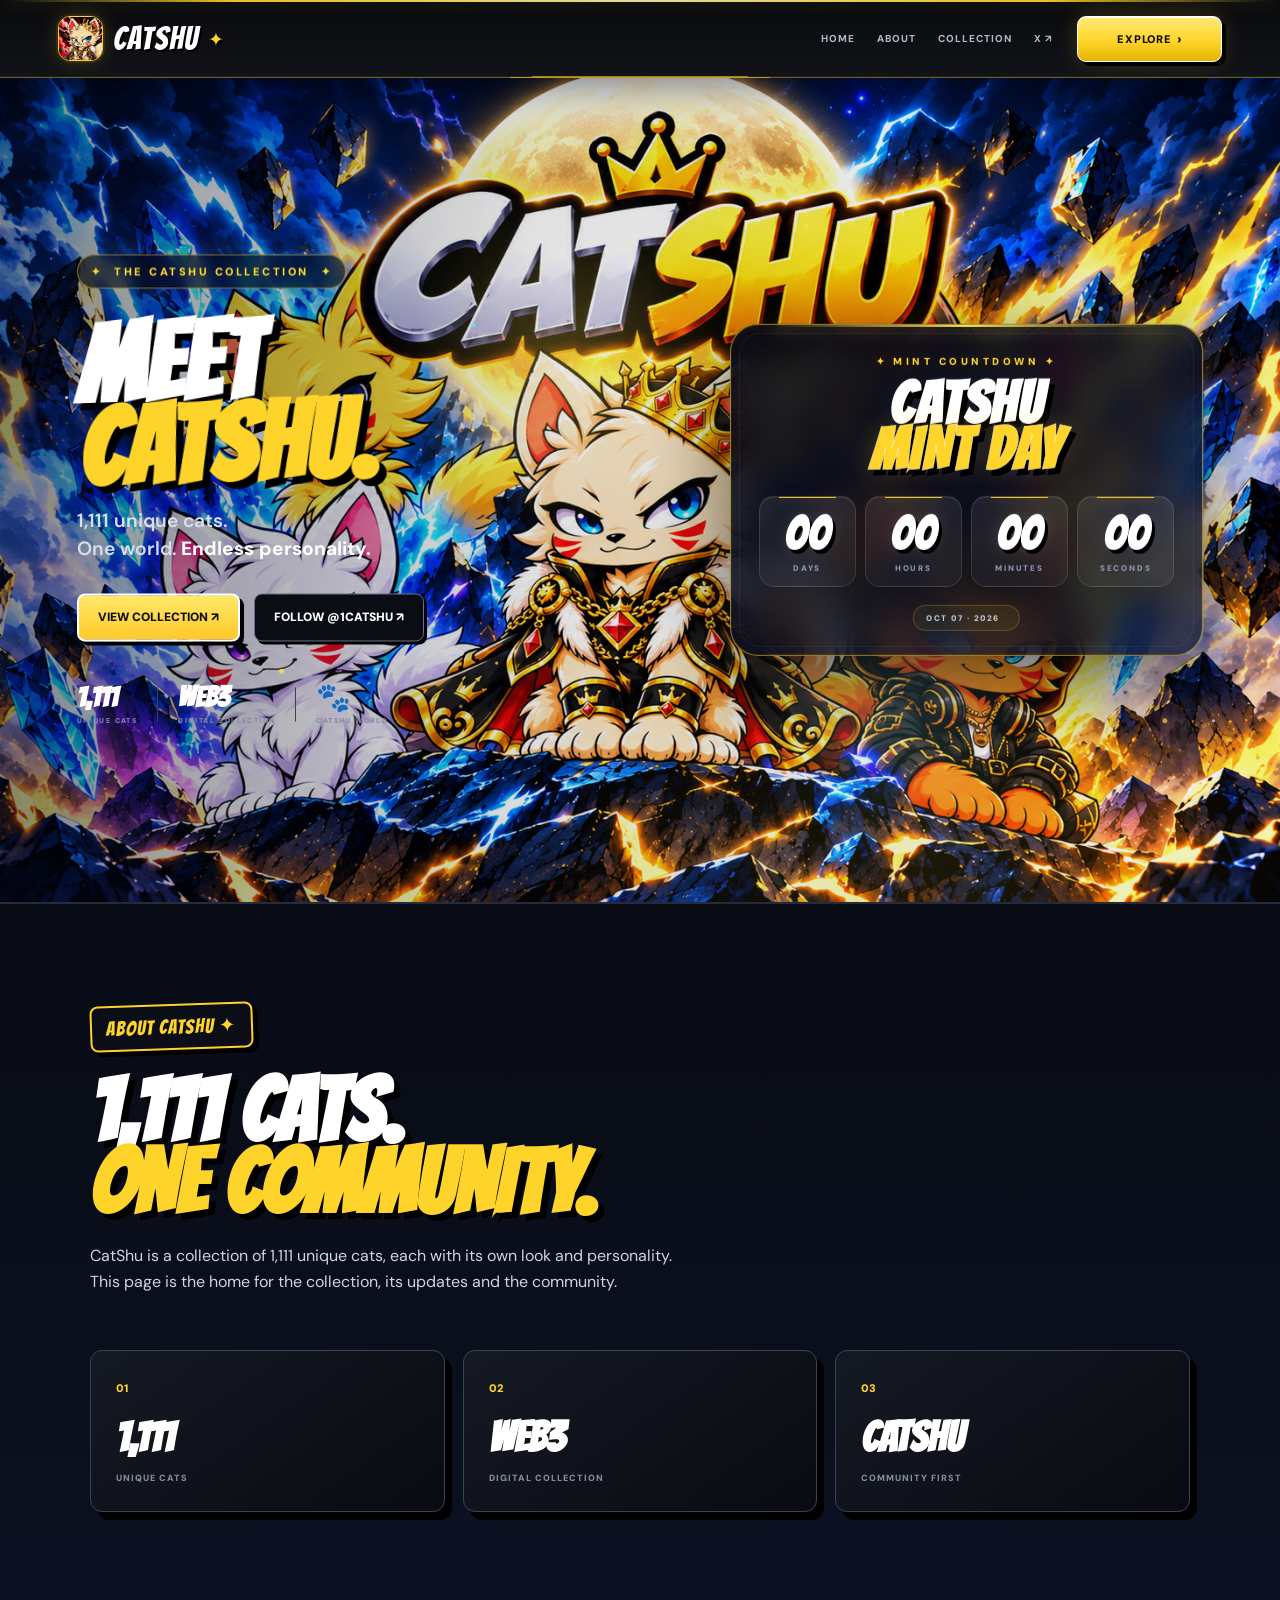
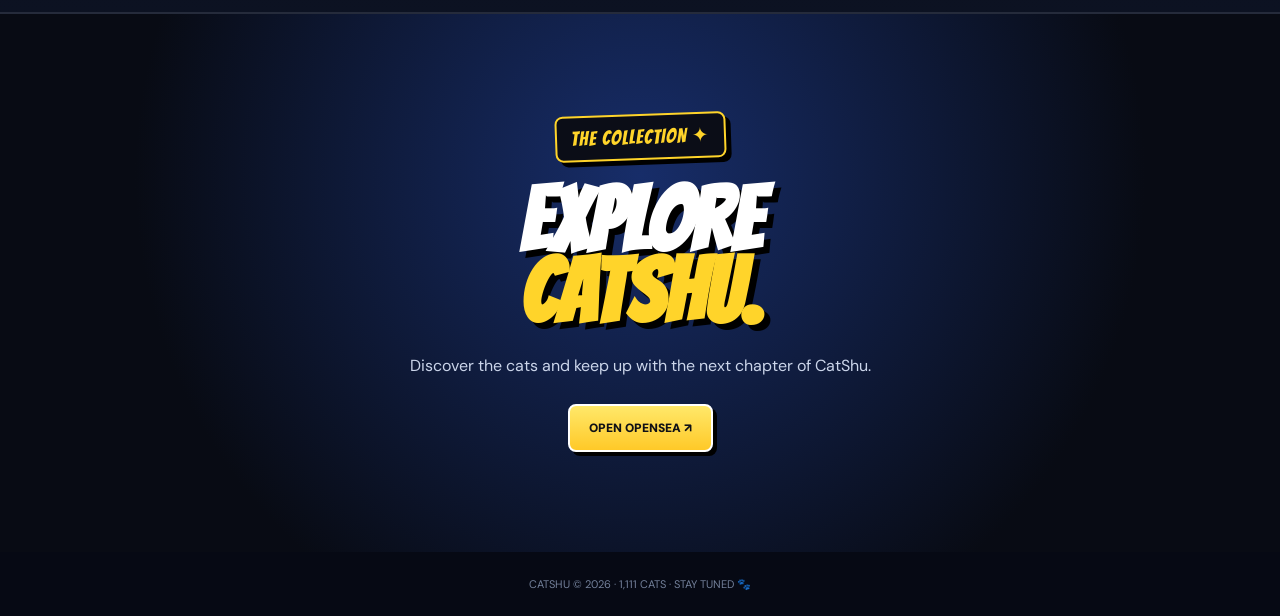
<file: index.html>
<!doctype html>
<html lang="en">
<head>
  <link rel="icon" type="image/png" href="assets/catshu-1.png">
  
  <meta charset="UTF-8" />
  <meta name="viewport" content="width=device-width, initial-scale=1.0" />
  <title>CatShu — 1,111 Unique Cats</title>
  <meta name="description" content="CatShu — 1,111 unique cats. Explore the collection and join the community." />
  <link rel="preconnect" href="https://fonts.googleapis.com">
  <link rel="preconnect" href="https://fonts.gstatic.com" crossorigin>
  <link href="https://fonts.googleapis.com/css2?family=Bangers&family=DM+Sans:wght@500;600;700;800&display=swap" rel="stylesheet">
  <link rel="stylesheet" href="style.css" />
</head>
<body>
  <div class="sky-noise"></div>
  <header class="nav">
    <a class="brand" href="#top"><span class="brand-mark"><img loading="lazy" decoding="async" src="assets/catshu-3.png" alt="CatShu"></span><span>CATSHU</span><i>✦</i></a>
<nav>
      <a href="#top">HOME</a><a href="#about">ABOUT</a><a href="#collection">COLLECTION</a><a href="https://x.com/1catshu" target="_blank" rel="noreferrer">X ↗</a>
    </nav>
    <a class="nav-cta" href="https://opensea.io/collection/catshu/overview" target="_blank" rel="noopener">EXPLORE <span>›</span></a>
  </header>

  <main id="top">
    <section class="hero catshu-landing" id="home">
      <div class="hero-bg-grid" aria-hidden="true"></div>
      <div class="fx-glow fx-glow-a"></div><div class="fx-glow fx-glow-b"></div><div class="light-sweep"></div><div class="spark-field" aria-hidden="true"></div>

      <div class="hero-copy">
        <div class="hero-kicker"><span>✦</span> THE CATSHU COLLECTION <span>✦</span></div>
        <h1>MEET<br><em>CATSHU.</em></h1>
        <p class="hero-lead">1,111 unique cats.<br>One world. <strong>Endless personality.</strong></p>
        <div class="hero-actions">
          <a class="primary-btn" href="https://opensea.io/collection/catshu/overview" target="_blank" rel="noopener">VIEW COLLECTION ↗</a>
          <a class="secondary-btn" href="https://x.com/1catshu" target="_blank" rel="noreferrer">FOLLOW @1CATSHU ↗</a>
        </div>
        <div class="hero-stats">
          <div><strong>1,111</strong><span>UNIQUE CATS</span></div>
          <i></i>
          <div><strong>WEB3</strong><span>DIGITAL COLLECTION</span></div>
          <i></i>
          <div><strong>🐾</strong><span>CATSHU WORLD</span></div>
        </div>
      </div>

      <div class="hero-countdown" aria-label="Mint countdown">
        <div class="countdown-eyebrow">✦ MINT COUNTDOWN ✦</div>
        <div class="countdown-title">CATSHU<br><span>MINT DAY</span></div>
        <div class="countdown-grid">
          <div class="countdown-unit"><strong data-count="days">00</strong><span>DAYS</span></div>
          <div class="countdown-unit"><strong data-count="hours">00</strong><span>HOURS</span></div>
          <div class="countdown-unit"><strong data-count="minutes">00</strong><span>MINUTES</span></div>
          <div class="countdown-unit"><strong data-count="seconds">00</strong><span>SECONDS</span></div>
        </div>
        <div class="countdown-date">OCT 07 · 2026 &nbsp;</div>
      </div>
    </section>

    <section class="info-section" id="about">
      <div class="section-title"><div class="eyebrow">ABOUT CATSHU ✦</div><h2>1,111 CATS.<br><em>ONE COMMUNITY.</em></h2><p>CatShu is a collection of 1,111 unique cats, each with its own look and personality. This page is the home for the collection, its updates and the community.</p></div>
      <div class="info-grid">
        <article class="info-card"><span>01</span><strong>1,111</strong><small>UNIQUE CATS</small></article>
        <article class="info-card"><span>02</span><strong>WEB3</strong><small>DIGITAL COLLECTION</small></article>
        <article class="info-card"><span>03</span><strong>CATSHU</strong><small>COMMUNITY FIRST</small></article>
      </div>
    </section>

    <section class="collection-section" id="collection">
      <div class="section-title center"><div class="eyebrow">THE COLLECTION ✦</div><h2>EXPLORE<br><em>CATSHU.</em></h2><p>Discover the cats and keep up with the next chapter of CatShu.</p><a class="primary-btn" href="https://opensea.io/collection/catshu/overview" target="_blank" rel="noopener">OPEN OPENSEA ↗</a></div>
    </section>
  </main>

  <footer>CATSHU © 2026 · 1,111 CATS · STAY TUNED 🐾</footer>
  <script src="app.js" defer></script>
</body>
</html>
</file>
<file: style.css>
:root{--ink:#090b16;--gold:#ffd42a;--cream:#fff1a8;--blue:#173a9e;--blue2:#07132f;--cyan:#61d7ff;--pink:#ff3f9d;--white:#fff;--muted:#aeb8ce;--line:#31405e}*{box-sizing:border-box}html{scroll-behavior:smooth}body{margin:0;background:var(--blue2);color:#fff;font-family:'DM Sans',sans-serif;overflow-x:hidden}.sky-noise{position:fixed;inset:0;pointer-events:none;opacity:.15;background-image:radial-gradient(#fff 1px,transparent 1px);background-size:28px 28px;mask-image:linear-gradient(#000,transparent 80%)}.nav{height:76px;position:relative;z-index:10;background:linear-gradient(180deg,rgba(5,8,18,.96),rgba(8,12,26,.90));border-bottom:1px solid rgba(255,212,42,.55);display:flex;align-items:center;justify-content:space-between;padding:0 clamp(18px,5vw,80px);gap:20px;box-shadow:0 6px 30px rgba(0,0,0,.28)}.brand{display:flex;align-items:center;gap:8px;color:#fff;text-decoration:none;font-family:Bangers,sans-serif;font-size:30px;letter-spacing:1px}.brand i{color:var(--gold);font-style:normal;font-size:19px}.brand-mark{width:44px;height:44px;display:grid;place-items:center;border:2px solid var(--gold);border-radius:13px;background:linear-gradient(145deg,#203b88,#101a42);overflow:hidden;box-shadow:0 0 18px rgba(255,212,42,.28)}.brand-mark img{width:52px;height:52px;object-fit:contain;filter:drop-shadow(0 4px 5px rgba(0,0,0,.55))}.nav nav{display:flex;gap:30px}.nav nav a{color:#fff;text-decoration:none;font-size:13px;font-weight:800}.nav-cta{background:var(--gold);color:#111;text-decoration:none;font-weight:900;border:2px solid #fff;border-radius:24px;padding:11px 20px;box-shadow:4px 4px 0 #000}.hero{min-height:calc(100vh - 76px);position:relative;display:grid;grid-template-columns:minmax(280px,.8fr) minmax(360px,1.2fr) minmax(390px,.9fr);gap:12px;padding:55px clamp(18px,4vw,70px) 70px;overflow:hidden;background:radial-gradient(circle at 55% 18%,#3157ba 0,#112b70 34%,#07132f 75%)}.hero:before,.hero:after{content:'';position:absolute;border-radius:50%;filter:blur(1px);pointer-events:none}.hero:before{width:540px;height:540px;background:#f5d238;opacity:.25;left:35%;top:40px}.hero:after{width:380px;height:380px;background:#ff3f9d;opacity:.11;right:-100px;bottom:-120px}.hero-copy{position:relative;z-index:3;padding-top:38px}.eyebrow{display:inline-block;background:#0b0d17;border:2px solid var(--gold);color:var(--gold);padding:9px 14px;border-radius:8px;font-family:Bangers,sans-serif;font-size:20px;letter-spacing:1px;transform:rotate(-2deg);box-shadow:5px 5px 0 #000}.hero h1,.success h2{font-family:Bangers,sans-serif;font-size:clamp(76px,8vw,138px);line-height:.76;margin:32px 0 24px;letter-spacing:1px;text-shadow:7px 7px 0 #000;transform:rotate(-2deg)}.hero h1 em,.success h2 em{color:var(--gold);font-style:normal}.hero-copy p{max-width:390px;font-size:17px;line-height:1.55;color:#e8efff;font-weight:600}.mini-note{margin-top:28px;display:flex;align-items:center;gap:14px}.mini-note b{font-family:Bangers;font-size:50px;color:var(--gold)}.mini-note span{font-size:12px;font-weight:900;max-width:110px}.crystals{position:absolute;color:#61d7ff;font-size:58px;transform:rotate(20deg);text-shadow:0 0 18px #5bcfff}.crystal-a{left:-10px;bottom:80px}.crystal-b{right:5px;top:80px;font-size:35px}.cats-art{position:relative;min-height:620px;z-index:2}.moon{position:absolute;width:380px;height:380px;border-radius:50%;left:50%;top:60px;transform:translateX(-50%);background:radial-gradient(circle,#ffe45e 0,#ffcd24 55%,#e69c10 100%);box-shadow:0 0 80px #ffd32966}.cat{position:absolute;bottom:15px;filter:drop-shadow(0 18px 16px #0008);transition:transform .25s}.cat:hover{transform:translateY(-8px) rotate(-2deg)}.cat img{width:100%;height:100%;object-fit:contain}.cat-a{width:255px;height:255px;left:12%;bottom:150px;z-index:4}.cat-b{width:250px;height:250px;right:7%;bottom:145px;z-index:3}.cat-c{width:310px;height:310px;left:31%;bottom:45px;z-index:5}.cat-d{width:235px;height:235px;left:2%;bottom:8px;z-index:2}.cat-e{width:230px;height:230px;right:-1%;bottom:5px;z-index:2}.mountain{position:absolute;left:-20%;right:-20%;height:150px;bottom:-5px;background:linear-gradient(145deg,transparent 0 16%,#101a3c 16% 35%,transparent 35% 50%,#0b1531 50% 74%,transparent 74%);opacity:.95}.task-panel{position:relative;z-index:5;align-self:start;background:rgba(6,9,18,.94);border:2px solid #65738d;border-radius:24px;padding:20px;box-shadow:12px 14px 0 #000;margin-top:5px;backdrop-filter:blur(10px)}.panel-head{display:flex;justify-content:space-between;align-items:end}.panel-head strong{display:block;font-family:Bangers;font-size:28px;letter-spacing:1px}.panel-head small{color:var(--muted);font-size:11px}.progress-num{font-family:Bangers;color:var(--gold);font-size:23px}.progress-track{height:11px;background:#27324a;border-radius:20px;margin:13px 0 15px;overflow:hidden}.progress-track span{display:block;height:100%;width:0;background:linear-gradient(90deg,var(--gold),#fff08a);border-radius:20px;transition:.3s}.task{display:grid;grid-template-columns:40px 42px 1fr auto;gap:11px;align-items:center;background:linear-gradient(120deg,#151d31,#0e1424);border:1px solid var(--line);border-radius:15px;padding:12px;margin:9px 0;transition:.2s}.task.active{border-color:#cbd7ef;box-shadow:inset 0 0 0 1px #ffffff18}.task.locked{opacity:.55}.task.done{border-color:#b7e937;background:#182316}.num{width:32px;height:32px;border-radius:9px;background:var(--gold);color:#111;display:grid;place-items:center;font-weight:900}.task-icon{width:38px;height:38px;border:1px solid #73809a;border-radius:10px;display:grid;place-items:center;font-weight:900;font-size:20px}.task-body h3{margin:0 0 3px;font-size:14px}.task-body p{margin:0;color:#8e9ab3;font-size:10px}.task-body input{margin-top:7px;width:100%;background:#090d18;border:1px solid #53617c;color:#fff;border-radius:8px;padding:9px 10px;outline:none}.task-body input:focus{border-color:var(--gold)}.task-body .username{margin-top:5px}.task button{border:2px solid #fff;background:var(--gold);color:#111;border-radius:9px;padding:10px 11px;font-size:10px;font-weight:900;cursor:pointer;white-space:nowrap}.task.locked button{pointer-events:none}.message{min-height:20px;color:#aeb8ce;font-size:11px;text-align:center;padding-top:7px}.success{position:relative;display:grid;grid-template-columns:.8fr 1fr 1.05fr;align-items:center;gap:30px;padding:80px clamp(18px,7vw,120px);background:linear-gradient(180deg,#09152f,#0b1f49);border-top:2px solid var(--gold);overflow:hidden}.success:before{content:'';position:absolute;width:600px;height:600px;background:#ffd42a1c;border-radius:50%;left:-180px;top:-160px}.hidden{display:none!important}.success-art{position:relative;z-index:1;height:420px;display:grid;place-items:center}.success-art img{height:430px;width:430px;object-fit:contain;filter:drop-shadow(0 25px 20px #0009)}.success-ring{position:absolute;width:310px;height:310px;border-radius:50%;border:3px dashed var(--gold);box-shadow:0 0 50px #ffd42a55}.success-copy{position:relative;z-index:2}.success h2{font-size:clamp(70px,7vw,115px);margin:25px 0}.success-copy p{max-width:480px;color:#dbe5fb;font-size:16px;line-height:1.55}.success-card{position:relative;z-index:2;background:#0a0e1a;border:2px solid #697792;border-radius:22px;padding:22px;box-shadow:10px 10px 0 #000}.card-title{font-family:Bangers;color:var(--gold);font-size:26px;display:flex;justify-content:space-between;border-bottom:1px solid #263149;padding-bottom:14px;margin-bottom:12px}.card-title span{color:#a9e834}.member-row{display:flex;gap:13px;align-items:center;background:#131a2b;border:1px solid #2b3853;border-radius:12px;padding:12px;margin:9px 0}.member-row>span{width:35px;height:35px;display:grid;place-items:center;background:#202a43;border-radius:9px}.member-row small{display:block;color:#78869f;font-size:9px;font-weight:800}.member-row b{font-size:12px;display:block;max-width:360px;overflow:hidden;text-overflow:ellipsis}.success-actions{display:flex;gap:10px;margin-top:16px}.success-actions a{flex:1;text-align:center;text-decoration:none;padding:12px;border-radius:10px;font-size:11px;font-weight:900}.success-actions a:first-child{background:var(--gold);color:#111}.success-actions a:last-child{border:1px solid #65738d;color:#fff}footer{padding:25px;text-align:center;color:#73809a;font-size:11px;background:#060914}@media(max-width:1100px){.hero{grid-template-columns:1fr 1fr}.hero-copy{grid-column:1}.cats-art{grid-column:1;grid-row:2;min-height:420px}.task-panel{grid-column:2;grid-row:1 / span 2}.cat-c{width:260px;height:260px}.cat-a,.cat-b{width:190px;height:190px}.cat-d,.cat-e{width:170px;height:170px}.success{grid-template-columns:1fr 1fr}.success-copy{grid-column:2}.success-card{grid-column:1 / -1}}@media(max-width:760px){.nav nav{display:none}.nav{height:65px}.hero{display:flex;flex-direction:column;padding-top:28px}.hero-copy{padding-top:5px}.hero h1{font-size:78px}.cats-art{min-height:390px;order:2}.task-panel{order:3}.cat-c{width:220px;height:220px;left:25%;bottom:35px}.cat-a,.cat-b{width:155px;height:155px;bottom:125px}.cat-d,.cat-e{width:135px;height:135px}.moon{width:270px;height:270px}.task{grid-template-columns:32px 34px 1fr}.task button{grid-column:3;padding:8px}.task-body{min-width:0}.success{display:flex;flex-direction:column;align-items:stretch}.success-art{height:300px}.success-art img{height:300px;width:300px}.success h2{font-size:75px}.success-actions{flex-direction:column}}

/* V4: full hero artwork + clear right-side progress panel */
.hero{
  min-height:calc(100vh - 76px);
  display:block;
  padding:0;
  position:relative;
  overflow:hidden;
  background:#07132f url("assets/catshu-hero-bg.png") center center / cover no-repeat;
}
.hero:before{content:"";position:absolute;inset:0;width:auto;height:auto;left:0;top:0;border-radius:0;background:linear-gradient(90deg,rgba(3,7,20,.48) 0%,rgba(3,7,20,.12) 42%,rgba(3,7,20,.04) 100%);opacity:1;filter:none;z-index:0}
.hero:after{content:"";position:absolute;inset:0;width:auto;height:auto;right:auto;bottom:auto;border-radius:0;background:radial-gradient(circle at 52% 34%,rgba(255,222,73,.16),transparent 30%),linear-gradient(180deg,rgba(0,0,0,.02),rgba(0,0,0,.12));opacity:1;filter:none;z-index:0}
.hero-copy{position:absolute;left:clamp(24px,6vw,100px);top:clamp(55px,9vh,110px);width:min(430px,34vw);z-index:4;padding:0}
.hero h1{font-size:clamp(78px,8.5vw,145px);margin:30px 0 24px}
.cats-art{display:none}
.task-panel{position:absolute;z-index:6;right:clamp(22px,5vw,85px);top:clamp(40px,7vh,85px);width:min(500px,36vw);max-height:calc(100vh - 125px);overflow:auto;margin:0;background:rgba(5,9,19,.96);border:2px solid #aebbd3;border-radius:24px;padding:20px;box-shadow:12px 14px 0 #000}
.task-panel::-webkit-scrollbar{width:6px}.task-panel::-webkit-scrollbar-thumb{background:#43516d;border-radius:10px}
.panel-head strong{font-size:30px}.progress-track{height:13px;margin-top:10px}
.task{grid-template-columns:40px 42px minmax(0,1fr) auto}
.mini-note{margin-top:25px}
.crystal-a{bottom:20px}.crystal-b{top:30px}
@media(max-width:1100px){
  .hero{min-height:calc(100vh - 65px);background-position:center center}
  .hero-copy{width:min(390px,40vw);top:45px;left:28px}
  .task-panel{right:24px;top:35px;width:min(470px,48vw);max-height:calc(100vh - 100px)}
  .hero h1{font-size:clamp(68px,8vw,105px)}
}
@media(max-width:760px){
  .hero{min-height:auto;display:flex;flex-direction:column;padding:32px 16px 35px;background-position:center top}
  .hero:before{background:linear-gradient(180deg,rgba(4,8,20,.68) 0%,rgba(4,8,20,.25) 45%,rgba(4,8,20,.82) 100%)}
  .hero-copy{position:relative;left:auto;top:auto;width:auto;padding:0 8px}
  .hero h1{font-size:76px;margin-top:24px}
  .task-panel{position:relative;right:auto;top:auto;width:100%;max-height:none;margin-top:28px}
}

/* V4.1 polish: brighter artwork + CatShu character brand mark */
.hero{isolation:isolate}
.hero::after{mix-blend-mode:screen}
.sky-noise{opacity:.08}
.nav nav a{opacity:.88;transition:.2s}.nav nav a:hover{color:var(--gold);opacity:1}
.nav-cta{box-shadow:4px 4px 0 #000,0 0 20px rgba(255,212,42,.18)}
@media(max-width:760px){.brand-mark{width:40px;height:40px}.brand-mark img{width:48px;height:48px}}


/* V4.2 animated atmosphere: moving light, glow and particles */
.hero{isolation:isolate}
.fx-glow,.light-sweep,.spark-field{position:absolute;pointer-events:none}
.fx-glow{z-index:1;border-radius:50%;filter:blur(18px);mix-blend-mode:screen}
.fx-glow-a{width:360px;height:360px;left:30%;top:12%;background:radial-gradient(circle,rgba(255,220,66,.30),rgba(255,220,66,0) 68%);animation:glowFloatA 7s ease-in-out infinite alternate}
.fx-glow-b{width:300px;height:300px;right:18%;bottom:8%;background:radial-gradient(circle,rgba(88,208,255,.24),rgba(88,208,255,0) 70%);animation:glowFloatB 9s ease-in-out infinite alternate}
.light-sweep{z-index:3;top:-20%;left:-45%;width:32%;height:150%;transform:rotate(18deg);background:linear-gradient(90deg,transparent,rgba(255,255,255,.05),rgba(255,226,92,.28),rgba(255,255,255,.08),transparent);filter:blur(8px);opacity:.9;animation:lightSweep 8s ease-in-out infinite}
.spark-field{z-index:2;inset:0;overflow:hidden;opacity:.9;background-image:
 radial-gradient(circle at 12% 24%,rgba(255,255,255,.95) 0 2px,transparent 3px),
 radial-gradient(circle at 22% 72%,rgba(255,222,84,.9) 0 2px,transparent 3px),
 radial-gradient(circle at 37% 30%,rgba(107,221,255,.9) 0 1.5px,transparent 3px),
 radial-gradient(circle at 49% 78%,rgba(255,255,255,.8) 0 2px,transparent 3px),
 radial-gradient(circle at 63% 18%,rgba(255,222,84,.9) 0 1.5px,transparent 3px),
 radial-gradient(circle at 74% 58%,rgba(255,255,255,.9) 0 2px,transparent 3px),
 radial-gradient(circle at 86% 28%,rgba(101,216,255,.9) 0 1.5px,transparent 3px),
 radial-gradient(circle at 91% 78%,rgba(255,220,84,.8) 0 2px,transparent 3px);
 animation:sparkDrift 11s linear infinite, sparklePulse 2.8s ease-in-out infinite alternate;
}
.spark-field::before,.spark-field::after{content:"";position:absolute;inset:-20%;background-image:
 radial-gradient(circle at 18% 42%,rgba(255,255,255,.8) 0 1px,transparent 2px),
 radial-gradient(circle at 42% 65%,rgba(255,220,84,.8) 0 1px,transparent 2px),
 radial-gradient(circle at 68% 36%,rgba(98,218,255,.8) 0 1px,transparent 2px),
 radial-gradient(circle at 82% 70%,rgba(255,255,255,.7) 0 1px,transparent 2px);
}
.spark-field::before{animation:particleRise 13s linear infinite}
.spark-field::after{animation:particleRise 18s linear infinite reverse;opacity:.65;transform:scale(1.25)}

/* keep UI above effects */
.hero-copy,.task-panel{z-index:6}
.nav{z-index:20}
@keyframes lightSweep{0%,18%{left:-45%;opacity:0}30%{opacity:.95}58%{left:125%;opacity:.75}70%,100%{left:145%;opacity:0}}
@keyframes glowFloatA{from{transform:translate3d(-35px,12px,0) scale(.88);opacity:.55}to{transform:translate3d(55px,-25px,0) scale(1.18);opacity:1}}
@keyframes glowFloatB{from{transform:translate3d(25px,15px,0) scale(.82);opacity:.45}to{transform:translate3d(-50px,-35px,0) scale(1.15);opacity:.9}}
@keyframes sparkDrift{0%{transform:translate3d(0,0,0) scale(1)}50%{transform:translate3d(-12px,-10px,0) scale(1.03)}100%{transform:translate3d(12px,-20px,0) scale(1)}}
@keyframes sparklePulse{from{opacity:.45}to{opacity:1}}
@keyframes particleRise{from{transform:translateY(8%) rotate(0deg)}to{transform:translateY(-8%) rotate(2deg)}}

/* subtle animated glow on the main task card */
.task-panel{animation:panelGlow 4.5s ease-in-out infinite alternate}
@keyframes panelGlow{from{box-shadow:12px 14px 0 #000,0 0 0 rgba(255,212,42,0)}to{box-shadow:12px 14px 0 #000,0 0 34px rgba(255,212,42,.12)}}

@media(prefers-reduced-motion:reduce){.light-sweep,.fx-glow,.spark-field,.task-panel{animation:none}}

/* V4.3 mobile-first polish */
@media (max-width:760px){
  html,body{width:100%;overflow-x:hidden}
  .nav{height:62px;padding:0 12px;gap:8px}
  .brand{font-size:25px;gap:6px;min-width:0}
  .brand-mark{width:38px;height:38px;border-radius:11px;flex:0 0 38px}
  .brand-mark img{width:46px;height:46px}
  .brand i{font-size:15px}
  .nav-cta{padding:8px 11px;font-size:10px;border-width:1.5px;box-shadow:3px 3px 0 #000}

  .hero{
    min-height:0;
    padding:24px 12px 28px;
    background-position:center top;
    background-size:auto 760px;
    background-attachment:scroll;
  }
  .hero:before{background:linear-gradient(180deg,rgba(3,7,20,.62) 0%,rgba(3,7,20,.12) 30%,rgba(3,7,20,.28) 54%,rgba(3,7,20,.92) 100%)}
  .hero:after{background:radial-gradient(circle at 50% 30%,rgba(255,222,73,.20),transparent 30%),linear-gradient(180deg,transparent 45%,rgba(0,0,0,.28) 100%)}
  .hero-copy{padding:0 5px;width:100%;text-align:center}
  .eyebrow{font-size:16px;padding:7px 11px;box-shadow:3px 3px 0 #000}
  .hero h1{font-size:clamp(58px,17vw,78px);line-height:.82;margin:20px 0 15px;text-shadow:5px 5px 0 #000}
  .hero-copy p{font-size:13px;line-height:1.45;max-width:340px;margin:0 auto;color:#f2f5ff}
  .mini-note{justify-content:center;margin-top:16px;gap:8px}
  .mini-note b{font-size:36px}.mini-note span{font-size:9px;max-width:90px;text-align:left}
  .crystal-a,.crystal-b{display:none}

  /* Leave enough artwork visible behind the card without creating a giant blank area. */
  .task-panel{
    width:100%;
    margin-top:22px;
    padding:14px;
    border-radius:18px;
    max-height:none;
    overflow:visible;
    box-shadow:6px 8px 0 #000,0 0 28px rgba(255,212,42,.10);
    background:rgba(5,9,19,.91);
  }
  .panel-head{align-items:center}
  .panel-head strong{font-size:24px}.panel-head small{font-size:9px}
  .progress-num{font-size:21px}
  .progress-track{height:10px;margin:9px 0 12px}

  .task-list{display:flex;flex-direction:column;gap:7px}
  .task{
    display:grid;
    grid-template-columns:30px 34px minmax(0,1fr);
    gap:8px;
    padding:10px;
    margin:0;
    border-radius:13px;
    align-items:start;
  }
  .num{width:29px;height:29px;border-radius:8px;font-size:12px}
  .task-icon{width:33px;height:33px;border-radius:8px;font-size:16px}
  .task-body{min-width:0;padding-top:1px}
  .task-body h3{font-size:12px;line-height:1.2;margin-bottom:3px}
  .task-body p{font-size:9px;line-height:1.25}
  .task-body input{font-size:11px;padding:9px 9px;margin-top:6px;height:36px}
  .task button{
    grid-column:3;
    width:100%;
    margin-top:7px;
    padding:9px 10px;
    font-size:10px;
    min-height:34px;
  }
  .message{font-size:10px;padding-top:8px}

  /* Mobile success screen */
  .success{padding:34px 14px 42px;gap:18px}
  .success-art{height:220px;width:100%}
  .success-art img{width:220px;height:220px}
  .success-ring{width:185px;height:185px}
  .success-copy{text-align:center}
  .success h2{font-size:clamp(58px,16vw,76px);line-height:.8;margin:17px 0}
  .success-copy p{font-size:13px;line-height:1.45;margin:0 auto}
  .success-card{padding:15px;border-radius:17px;box-shadow:6px 7px 0 #000}
  .card-title{font-size:21px;padding-bottom:10px}
  .member-row{padding:9px;gap:9px;margin:7px 0}
  .member-row>span{width:31px;height:31px}
  .member-row b{font-size:10px;max-width:calc(100vw - 105px)}
  .success-actions{gap:8px;margin-top:11px}
  .success-actions a{padding:11px;font-size:10px}

  footer{padding:18px 12px;font-size:9px}
}

@media (max-width:390px){
  .nav-cta{padding:7px 9px;font-size:9px}
  .brand{font-size:22px}
  .hero{padding-left:9px;padding-right:9px}
  .hero h1{font-size:56px}
  .task-panel{padding:11px}
  .task{grid-template-columns:28px 31px minmax(0,1fr);padding:9px;gap:7px}
  .num{width:27px;height:27px}.task-icon{width:30px;height:30px;font-size:14px}
  .task-body h3{font-size:11px}.task-body p{font-size:8px}
  .task button{font-size:9px}
}


/* V4.3 Optimized Mobile Performance */
@media (max-width: 700px) {
  .particles, .stars, .sparkles {
    opacity: .45 !important;
  }
  .particles > :nth-child(n+9),
  .stars > :nth-child(n+9),
  .sparkles > :nth-child(n+9) {
    display: none !important;
  }
  .glow, .hero-glow, .card-glow {
    filter: blur(5px) !important;
    opacity: .42 !important;
  }
  .task-card, .progress-card, .success-card {
    box-shadow: 0 8px 20px rgba(0,0,0,.24) !important;
  }
}


/* ULTRA-LIGHT MOBILE MODE */
@media (max-width: 700px) {
  /* Remove expensive decorative effects on phones */
  .particles, .stars, .sparkles,
  .particle, .star, .spark,
  .light-beam, .beam, .shimmer, .scanline,
  .floating-particle, .noise, .grain {
    display: none !important;
    animation: none !important;
  }

  /* No blur/filter/backdrop effects */
  *, *::before, *::after {
    -webkit-backdrop-filter: none !important;
    backdrop-filter: none !important;
  }

  .glow, .hero-glow, .card-glow {
    filter: none !important;
    animation: none !important;
  }

  /* Stop decorative animations everywhere */
  .hero-art, .background-art,
  .task-card, .progress-card, .success-card,
  .hero, .card {
    animation: none !important;
  }

  /* Keep a simple lightweight shadow */
  .task-card, .progress-card, .success-card {
    box-shadow: 0 6px 14px rgba(0,0,0,.20) !important;
  }

  /* Disable transition work on mobile */
  * {
    transition: none !important;
  }
}


/* Final mobile cleanup */
@media (max-width: 700px) {
  .hero-copy p,
  .hero-description,
  .hero-subtitle,
  .hero-text,
  .intro-copy,
  .hero-copy .eyebrow + p {
    display: none !important;
  }
}


/* CatShu countdown */
.catshu-countdown {
  margin: 22px auto;
  max-width: 720px;
  padding: 22px;
  border: 1px solid rgba(255,255,255,.16);
  border-radius: 24px;
  background: rgba(7,10,24,.58);
  box-shadow: 0 16px 50px rgba(0,0,0,.28), 0 0 35px rgba(60,150,255,.12);
  text-align: center;
}
.countdown-kicker { font-weight: 900; letter-spacing: .18em; font-size: .75rem; opacity: .75; }
.countdown-title { margin: 5px 0 16px; font-weight: 1000; font-size: clamp(1.1rem, 3vw, 1.7rem); letter-spacing: .08em; }
.countdown-grid { display: grid; grid-template-columns: repeat(4, 1fr); gap: 10px; }
.countdown-box {
  padding: 14px 8px;
  border-radius: 16px;
  background: rgba(255,255,255,.07);
  border: 1px solid rgba(255,255,255,.12);
}
.countdown-box strong { display:block; font-size: clamp(1.5rem, 5vw, 2.5rem); line-height:1; }
.countdown-box span { display:block; margin-top:7px; font-size:.62rem; font-weight:900; letter-spacing:.1em; opacity:.7; }
.opensea-cta {
  display:inline-flex; align-items:center; justify-content:center;
  margin-top:16px; padding:12px 18px; border-radius:999px;
  font-weight:1000; text-decoration:none; color:#111;
  background: linear-gradient(135deg,#ffd84a,#fff19a);
  box-shadow: 0 0 24px rgba(255,216,74,.28);
}
@media (max-width: 700px) {
  .catshu-countdown { margin: 16px 0; padding: 16px; border-radius: 18px; }
  .countdown-grid { gap: 7px; }
  .countdown-box { padding: 11px 5px; border-radius: 13px; }
  .opensea-cta { width: 100%; box-sizing: border-box; }
}


/* Compact mint countdown */
.top-mint-countdown{position:fixed;top:12px;right:24px;z-index:1000;display:inline-flex;align-items:baseline;gap:5px;padding:8px 13px;border-radius:999px;background:rgba(7,10,24,.76);border:1px solid rgba(255,216,74,.38);box-shadow:0 0 22px rgba(255,216,74,.14);color:#fff;font-size:11px;font-weight:900}
.top-mint-countdown .top-mint-label{color:#ffd84a;margin-right:3px;letter-spacing:.12em}
.top-mint-countdown strong{font-size:15px;line-height:1}
.top-mint-countdown span:not(.top-mint-label):not(.top-divider){opacity:.58;font-size:9px}
.top-mint-countdown .top-divider{width:1px;height:16px;background:rgba(255,255,255,.2);margin:0 4px}
.top-mint-countdown .top-opensea{color:#ffd84a;text-decoration:none;font-size:10px;font-weight:1000;letter-spacing:.06em;white-space:nowrap}
.top-mint-countdown .top-opensea:hover{text-decoration:underline}
@media(max-width:700px){
 .top-mint-countdown{position:static;margin:8px auto 10px;width:max-content;box-shadow:none;background:rgba(7,10,24,.68)}
 .catshu-countdown{display:none!important}
 .mini-note{display:none!important}
 .background-art{opacity:.58!important}
 .particles,.stars,.sparkles,.particle,.star,.spark,.light-beam,.beam,.shimmer,.scanline,.floating-particle,.noise,.grain{display:none!important}
 *,*::before,*::after{-webkit-backdrop-filter:none!important;backdrop-filter:none!important;animation:none!important;transition:none!important}
 .glow,.hero-glow,.card-glow{filter:none!important}
}


/* V4 FINAL — single centered mint bar inside the main nav */
.top-mint-countdown,.catshu-countdown{display:none!important}
.nav{position:relative}
.nav-mint{
  position:absolute;left:50%;top:50%;transform:translate(-50%,-50%);
  display:inline-flex;align-items:center;justify-content:center;gap:5px;
  min-height:40px;padding:7px 12px 7px 14px;
  border:1px solid rgba(255,216,74,.62);border-radius:999px;
  background:linear-gradient(135deg,rgba(12,18,39,.97),rgba(18,28,58,.93));
  box-shadow:inset 0 1px 0 rgba(255,255,255,.12),0 0 18px rgba(255,216,74,.13),0 5px 16px rgba(0,0,0,.32);
  color:#fff;font-size:10px;font-weight:900;letter-spacing:.03em;white-space:nowrap;z-index:20;
}
.nav-mint::before{content:"✦";color:#ffd84a;font-size:11px;margin-right:1px;text-shadow:0 0 10px rgba(255,216,74,.8)}
.nav-mint .top-mint-label{color:#ffd84a;font-size:10px;letter-spacing:.12em;margin-right:2px}
.nav-mint strong{font-size:15px;line-height:1;font-weight:1000;font-variant-numeric:tabular-nums}
.nav-mint span:not(.top-mint-label):not(.top-divider):not(.top-opensea){font-size:8px;opacity:.58}
.nav-mint .top-divider{width:1px;height:18px;background:rgba(255,255,255,.2);margin:0 5px}
.nav-mint .top-opensea{
  color:#111;text-decoration:none;font-size:9px;font-weight:1000;letter-spacing:.05em;
  padding:7px 10px;border-radius:999px;background:linear-gradient(135deg,#ffd42a,#fff08b);
  border:1px solid rgba(255,255,255,.9);box-shadow:2px 2px 0 rgba(0,0,0,.65);
  transition:transform .15s ease,filter .15s ease;
}
.nav-mint .top-opensea:hover{transform:translateY(-1px);filter:brightness(1.06);text-decoration:none}
@media(max-width:1100px){
  .nav-mint{transform:translate(-50%,-50%) scale(.94)}
}
@media(max-width:760px){
  .nav{height:65px;padding:0 12px;gap:6px}
  .brand{font-size:23px;gap:5px;flex:0 0 auto}
  .brand-mark{width:38px;height:38px;border-radius:11px}
  .brand-mark img{width:45px;height:45px}
  .nav-mint{left:54%;padding:6px 7px 6px 8px;gap:3px;min-height:34px;transform:translate(-50%,-50%);font-size:8px}
  .nav-mint::before{display:none}
  .nav-mint .top-mint-label{font-size:8px;letter-spacing:.08em}
  .nav-mint strong{font-size:12px}
  .nav-mint span:not(.top-mint-label):not(.top-divider):not(.top-opensea){font-size:7px}
  .nav-mint .top-divider{height:14px;margin:0 2px}
  .nav-mint .top-opensea{font-size:7px;padding:6px 7px;box-shadow:1px 1px 0 rgba(0,0,0,.65)}
  .nav-cta{padding:8px 10px;font-size:10px;border-radius:18px;box-shadow:2px 2px 0 #000;flex:0 0 auto}
}
@media(max-width:390px){
  .brand span:not(.brand-mark),.brand i{display:none}
  .nav-mint{left:52%;transform:translate(-50%,-50%) scale(.92)}
  .nav-cta{font-size:9px;padding:7px 8px}
}

/* V5 TRUE HUD REDESIGN — header + whitelist mission panel */
:root{
  --hud-black:#07080d;
  --hud-black2:#0d0f17;
  --hud-gold:#ffd22e;
  --hud-gold2:#ffed83;
  --hud-purple:#8d55ff;
  --hud-line:#3b3e4b;
}

.nav{
  height:72px;
  padding:0 clamp(18px,4.2vw,72px);
  background:
    linear-gradient(180deg,rgba(7,8,13,.99),rgba(10,11,17,.98)),
    repeating-linear-gradient(135deg,transparent 0 18px,rgba(255,210,46,.035) 18px 20px);
  border-bottom:2px solid var(--hud-gold);
  box-shadow:0 7px 0 rgba(0,0,0,.45),0 0 35px rgba(255,210,46,.10);
  isolation:isolate;
}
.nav:before{
  content:"";position:absolute;inset:0;pointer-events:none;z-index:-1;
  background:linear-gradient(90deg,transparent 0 7%,rgba(255,210,46,.12) 7.2%,transparent 7.5% 92%,rgba(141,85,255,.12) 92.3%,transparent 92.6%);
}
.nav:after{
  content:"";position:absolute;left:50%;bottom:-3px;transform:translateX(-50%);width:190px;height:4px;
  background:linear-gradient(90deg,transparent,var(--hud-gold),transparent);filter:drop-shadow(0 0 7px var(--hud-gold));
}
.brand{font-size:29px;text-shadow:2px 2px 0 #000;}
.brand-mark{
  width:44px;height:44px;border:2px solid var(--hud-gold);border-radius:10px;
  background:#05060a;box-shadow:0 0 0 2px #161820,0 0 18px rgba(255,210,46,.35);
}
.brand-mark:after{content:"";position:absolute;width:9px;height:9px;border-top:2px solid var(--hud-purple);border-right:2px solid var(--hud-purple);transform:translate(16px,-16px)}
.nav-mint{
  position:relative;display:flex;align-items:center;gap:7px;padding:8px 12px 8px 15px;
  min-width:310px;justify-content:center;color:#fff;
  background:linear-gradient(180deg,#11131a,#07080c);
  border:1px solid #746b42;border-radius:7px;
  box-shadow:inset 0 1px rgba(255,255,255,.08),0 0 0 1px #171922,0 0 20px rgba(255,210,46,.08);
  clip-path:polygon(12px 0,calc(100% - 12px) 0,100% 12px,100% calc(100% - 12px),calc(100% - 12px) 100%,12px 100%,0 calc(100% - 12px),0 12px);
}
.nav-mint:before{content:"✦";color:var(--hud-gold);font-size:9px;margin-right:1px}
.top-mint-label{font-size:10px;font-weight:900;letter-spacing:1px;color:var(--hud-gold)}
.nav-mint strong{font-size:13px;color:#fff;min-width:16px;text-align:center;font-family:'DM Sans',sans-serif}
.nav-mint>span:not(.top-mint-label):not(.top-divider){font-size:8px;color:#8e93a1;font-weight:800}
.top-divider{height:18px;width:1px;background:#3d3e45;margin:0 4px}
.top-opensea{font-size:9px!important;font-weight:900!important;color:#111!important;background:linear-gradient(180deg,#ffe970,#ffc928);padding:7px 11px;border-radius:5px;border:1px solid #fff;text-decoration:none;box-shadow:2px 2px 0 #000;white-space:nowrap}
.nav-cta{
  position:relative;background:linear-gradient(180deg,#ffe86a,#ffc928);color:#101116;border:2px solid #fff;border-radius:8px;
  padding:11px 20px;box-shadow:4px 4px 0 #000,0 0 22px rgba(255,210,46,.22);font-size:12px;letter-spacing:.3px;
}
.nav-cta:before{content:"♛";font-size:11px;margin-right:7px}

/* Mission panel: layered metallic HUD frame */
.task-panel{
  width:min(500px,36vw);
  padding:20px;
  border:0;
  border-radius:10px;
  background:
    linear-gradient(145deg,rgba(20,21,27,.98),rgba(7,8,12,.985) 58%,rgba(18,15,24,.98));
  box-shadow:12px 14px 0 #000,0 0 0 1px #161820,0 0 35px rgba(255,210,46,.12),0 0 25px rgba(141,85,255,.07);
  isolation:isolate;
}
.task-panel:before{
  content:"";position:absolute;inset:0;z-index:-1;pointer-events:none;border-radius:10px;padding:2px;
  background:linear-gradient(135deg,#ffe878 0%,#8b6c18 17%,#34343d 34%,#ffd83d 67%,#8d55ff 88%,#f4c62c 100%);
  -webkit-mask:linear-gradient(#000 0 0) content-box,linear-gradient(#000 0 0);-webkit-mask-composite:xor;mask-composite:exclude;
}
.task-panel:after{
  content:"";position:absolute;left:24px;right:24px;top:-8px;height:15px;z-index:1;pointer-events:none;
  background:linear-gradient(90deg,transparent 0 6%,#ffd83d 6% 34%,#8d55ff 34% 66%,#ffd83d 66% 94%,transparent 94%);
  clip-path:polygon(5% 0,95% 0,100% 100%,0 100%);opacity:.9;filter:drop-shadow(0 0 7px rgba(255,210,46,.35));
}
.panel-head{position:relative;padding:2px 2px 11px;border-bottom:1px solid #343640}
.panel-head:after{content:"MISSION CONTROL";position:absolute;right:0;top:-2px;color:#7c7f8a;font-size:7px;letter-spacing:1.5px;font-weight:900}
.panel-head strong{font-size:31px;letter-spacing:1.2px;text-shadow:3px 3px 0 #000;color:#fff}
.panel-head small{color:#9297a5;font-size:10px;letter-spacing:.2px}
.progress-num{font-size:26px;text-shadow:2px 2px 0 #000}
.progress-track{height:10px;margin:11px 0 14px;background:#11141b;border:1px solid #3c3f49;border-radius:3px;padding:2px;box-shadow:inset 0 2px 5px #000}
.progress-track span{background:linear-gradient(90deg,#b98516,#ffd83d 55%,#fff1a0);box-shadow:0 0 12px rgba(255,210,46,.65)}
.task-list{position:relative}
.task{
  position:relative;grid-template-columns:40px 42px minmax(0,1fr) auto;gap:11px;
  background:linear-gradient(110deg,#15171e,#0a0b10 72%,#15111a);
  border:1px solid #343740;border-radius:9px;padding:12px;margin:9px 0;
  box-shadow:inset 0 1px rgba(255,255,255,.035),0 3px 0 #050508;
}
.task:before{content:"";position:absolute;left:-1px;top:8px;bottom:8px;width:2px;background:#3d404b;border-radius:2px}
.task.active{border-color:#c8a72d;box-shadow:inset 0 0 0 1px rgba(255,216,61,.13),0 3px 0 #050508,0 0 18px rgba(255,210,46,.08)}
.task.active:before,.task.done:before{background:var(--hud-gold);box-shadow:0 0 9px rgba(255,210,46,.7)}
.task.locked{opacity:.56}
.task.done{border-color:#829b36;background:linear-gradient(110deg,#141b13,#0a0d0b)}
.num{width:33px;height:33px;border-radius:6px;background:linear-gradient(145deg,#ffe45a,#bd8d18);color:#111;border:1px solid #fff0a0;box-shadow:2px 2px 0 #000,0 0 8px rgba(255,210,46,.15);font-family:'DM Sans',sans-serif}
.task-icon{width:38px;height:38px;border:1px solid #565b68;border-radius:6px;background:#0a0c12;box-shadow:inset 0 1px rgba(255,255,255,.07);color:#e9ebf0}
.task-body h3{font-size:14px;letter-spacing:.1px}.task-body p{font-size:10px;color:#8c919f}
.task-body input{background:#080a0f;border:1px solid #3c404b;border-radius:5px;padding:9px 10px}.task-body input:focus{border-color:var(--hud-gold);box-shadow:0 0 0 2px rgba(255,210,46,.08)}
.task button{background:linear-gradient(180deg,#ffe86a,#ffc928);border:1px solid #fff;color:#101116;border-radius:5px;padding:9px 12px;box-shadow:2px 2px 0 #000,0 0 9px rgba(255,210,46,.16);font-size:10px}
.message{font-size:9px;color:#6f7481;letter-spacing:.5px;text-transform:uppercase;padding-top:9px}

@media(max-width:760px){
  .nav{height:62px;padding:0 10px}.nav-mint{min-width:0;flex:1;max-width:none;padding:7px 7px;gap:4px}.top-mint-label{font-size:8px}.nav-mint strong{font-size:10px;min-width:13px}.nav-mint>span:not(.top-mint-label):not(.top-divider){font-size:7px}.top-opensea{font-size:7px!important;padding:6px 7px}.nav-cta{padding:8px 10px;font-size:9px}.nav-cta:before{display:none}.brand{font-size:22px}.brand-mark{width:37px;height:37px}.brand-mark img{width:44px;height:44px}
  .task-panel{border-radius:10px;box-shadow:6px 8px 0 #000,0 0 22px rgba(255,210,46,.09);padding:13px}.task-panel:after{left:18px;right:18px;height:9px;top:-5px}.panel-head strong{font-size:24px}.panel-head:after{font-size:6px}.task{border-radius:8px}.num{width:29px;height:29px}.task-icon{width:32px;height:32px}
}

/* V5.1 — Premium HUD header only */
.nav{
  height:82px;
  position:relative;
  padding:0 clamp(16px,4vw,64px);
  gap:18px;
  background:
    linear-gradient(180deg,rgba(5,7,14,.985),rgba(10,11,19,.96)),
    radial-gradient(circle at 50% 0%,rgba(255,212,42,.10),transparent 42%);
  border-bottom:1px solid rgba(255,212,42,.55);
  box-shadow:0 10px 34px rgba(0,0,0,.42),inset 0 -1px 0 rgba(255,255,255,.06);
  overflow:visible;
}
.nav:before{
  content:"";position:absolute;left:0;right:0;top:0;height:2px;
  background:linear-gradient(90deg,transparent 0%,rgba(255,212,42,.35) 18%,#ffd42a 50%,rgba(255,212,42,.35) 82%,transparent 100%);
  box-shadow:0 0 18px rgba(255,212,42,.45);
}
.nav:after{
  content:"";position:absolute;left:3%;right:3%;bottom:-1px;height:8px;
  background:linear-gradient(90deg,transparent,rgba(255,212,42,.10) 20%,rgba(255,212,42,.28) 50%,rgba(255,212,42,.10) 80%,transparent);
  clip-path:polygon(0 45%,8% 45%,9% 0,91% 0,92% 45%,100% 45%,100% 100%,0 100%);
  pointer-events:none;
}
.brand{
  position:relative;z-index:2;
  gap:10px;font-size:32px;letter-spacing:1.5px;
  text-shadow:0 2px 0 #000,0 0 18px rgba(255,212,42,.12);
}
.brand:after{
  content:"";position:absolute;left:-14px;right:-14px;top:-8px;bottom:-8px;
  border:1px solid rgba(255,255,255,.08);border-radius:16px;
  background:linear-gradient(180deg,rgba(255,255,255,.035),transparent);
  clip-path:polygon(8% 0,92% 0,100% 25%,100% 75%,92% 100%,8% 100%,0 75%,0 25%);
  pointer-events:none;
}
.brand-mark{
  width:46px;height:46px;border-radius:12px;
  border:1px solid rgba(255,212,42,.9);
  background:linear-gradient(145deg,#191b27,#080a11);
  box-shadow:0 0 0 2px rgba(0,0,0,.7),0 0 22px rgba(255,212,42,.22),inset 0 0 18px rgba(255,212,42,.08);
}
.brand-mark:after{
  content:"";position:absolute;width:8px;height:8px;background:var(--gold);border-radius:50%;
  box-shadow:0 0 12px var(--gold);transform:translate(18px,-19px);
}
.nav-mint{
  position:absolute;left:50%;top:50%;transform:translate(-50%,-50%);
  min-width:350px;height:50px;padding:0 15px;
  display:flex;align-items:center;justify-content:center;gap:7px;
  color:#fff;background:linear-gradient(180deg,rgba(25,25,31,.96),rgba(8,9,14,.96));
  border:1px solid rgba(255,212,42,.72);border-radius:14px;
  box-shadow:0 0 0 1px rgba(255,255,255,.05),0 10px 25px rgba(0,0,0,.45),0 0 24px rgba(255,212,42,.10),inset 0 1px 0 rgba(255,255,255,.08);
  clip-path:polygon(12px 0,calc(100% - 12px) 0,100% 12px,100% calc(100% - 12px),calc(100% - 12px) 100%,12px 100%,0 calc(100% - 12px),0 12px);
  z-index:3;
}
.nav-mint:before,.nav-mint:after{
  content:"";position:absolute;width:8px;height:8px;border:1px solid var(--gold);background:#0a0b10;transform:rotate(45deg);box-shadow:0 0 8px rgba(255,212,42,.4);
}
.nav-mint:before{left:8px}.nav-mint:after{right:8px}
.top-mint-label{font-size:10px;font-weight:900;letter-spacing:1.6px;color:var(--gold);margin-right:4px}
.nav-mint strong{font-family:Bangers,sans-serif;font-size:25px;line-height:1;color:#fff;min-width:27px;text-align:center;text-shadow:0 0 10px rgba(255,255,255,.14)}
.nav-mint>span:not(.top-mint-label):not(.top-divider):not(.top-opensea){font-size:8px;font-weight:900;color:#737b8f;margin-left:-5px}
.top-divider{height:24px;width:1px;background:linear-gradient(180deg,transparent,rgba(255,212,42,.8),transparent);margin:0 5px}
.top-opensea{
  color:#fff;text-decoration:none;font-size:10px;font-weight:900;letter-spacing:.8px;
  padding:7px 9px;border:1px solid rgba(255,212,42,.55);border-radius:8px;
  background:rgba(255,212,42,.08);box-shadow:inset 0 0 12px rgba(255,212,42,.06);
  transition:.2s;
}
.top-opensea:hover{background:var(--gold);color:#111;box-shadow:0 0 16px rgba(255,212,42,.35)}
.nav nav{position:relative;z-index:2;gap:18px;margin-left:auto}
.nav nav a{font-size:10px;letter-spacing:1px;padding:9px 2px;color:#cbd0dc;position:relative}
.nav nav a:after{content:"";position:absolute;left:0;right:100%;bottom:3px;height:1px;background:var(--gold);box-shadow:0 0 8px var(--gold);transition:.2s}
.nav nav a:hover:after{right:0}
.nav-cta{
  position:relative;z-index:2;padding:11px 17px;border-radius:10px;
  background:linear-gradient(135deg,#ffe36a,#ffd42a 55%,#dba800);
  border:1px solid #fff;color:#111;box-shadow:4px 4px 0 #000,0 0 20px rgba(255,212,42,.18);
  clip-path:polygon(7px 0,100% 0,100% calc(100% - 7px),calc(100% - 7px) 100%,0 100%,0 7px);
}
@media(max-width:900px){
  .nav{height:76px;padding:0 14px}
  .nav-mint{min-width:300px;gap:5px}
  .nav nav{display:none}
}
@media(max-width:700px){
  .nav{height:62px;padding:0 10px;gap:7px}
  .brand{font-size:24px;gap:6px}
  .brand:after{left:-8px;right:-8px;top:-5px;bottom:-5px}
  .brand-mark{width:37px;height:37px;border-radius:10px}
  .brand-mark img{width:45px;height:45px}
  .brand-mark:after{width:6px;height:6px;transform:translate(14px,-15px)}
  .nav-mint{position:absolute;left:50%;top:calc(100% + 8px);transform:translateX(-50%);min-width:0;width:max-content;max-width:calc(100vw - 20px);height:39px;padding:0 9px;gap:4px;border-radius:11px}
  .nav-mint strong{font-size:18px;min-width:20px}
  .top-mint-label{font-size:8px;letter-spacing:1px}
  .nav-mint>span:not(.top-mint-label):not(.top-divider):not(.top-opensea){font-size:7px}
  .top-divider{height:18px;margin:0 3px}
  .top-opensea{font-size:8px;padding:5px 6px}
  .nav-cta{padding:8px 10px;font-size:9px;border-width:1px;box-shadow:3px 3px 0 #000}
}

/* V7 — Premium CatShu HUD header only */
.nav{
  height:78px;
  padding:0 clamp(16px,4vw,64px);
  gap:18px;
  background:
    linear-gradient(180deg,rgba(4,7,15,.98),rgba(10,12,20,.96)),
    radial-gradient(circle at 50% 0%,rgba(255,212,42,.10),transparent 42%);
  border-bottom:1px solid rgba(255,212,42,.70);
  box-shadow:0 8px 34px rgba(0,0,0,.42), inset 0 -1px 0 rgba(255,255,255,.04);
  position:relative;
  isolation:isolate;
}
.nav:before{
  content:"";
  position:absolute;
  left:0;right:0;top:0;height:2px;
  background:linear-gradient(90deg,transparent 0%,#ffd42a 18%,#fff0a0 50%,#ffd42a 82%,transparent 100%);
  opacity:.9;
  pointer-events:none;
}
.nav:after{
  content:"";
  position:absolute;
  left:0;right:0;bottom:-1px;height:1px;
  background:linear-gradient(90deg,transparent,#ffd42a 18%,#61d7ff 50%,#ffd42a 82%,transparent);
  opacity:.55;
  pointer-events:none;
}
.brand{
  position:relative;
  z-index:2;
  min-width:185px;
  height:54px;
  padding:5px 15px 5px 6px;
  gap:9px;
  border:1px solid rgba(255,212,42,.48);
  background:linear-gradient(135deg,rgba(255,212,42,.10),rgba(255,255,255,.025) 42%,rgba(0,0,0,.28));
  clip-path:polygon(0 0,calc(100% - 14px) 0,100% 50%,calc(100% - 14px) 100%,0 100%,10px 50%);
  filter:drop-shadow(0 5px 10px rgba(0,0,0,.35));
}
.brand:after{
  content:"";
  position:absolute;right:18px;top:7px;width:34px;height:1px;
  background:#61d7ff;box-shadow:0 38px 0 rgba(97,215,255,.55);
  opacity:.65;
}
.brand-mark{
  width:42px;height:42px;flex:0 0 42px;
  border-radius:10px;
  border:1px solid #ffd42a;
  background:#0a0d17;
  box-shadow:0 0 0 2px rgba(255,212,42,.10),0 0 18px rgba(255,212,42,.22);
}
.brand-mark img{width:50px;height:50px}
.brand span:not(.brand-mark){text-shadow:2px 2px 0 #000}
.nav-mint{
  position:absolute;
  z-index:3;
  left:50%;top:50%;
  transform:translate(-50%,-50%);
  display:flex;
  align-items:center;
  justify-content:center;
  gap:7px;
  min-width:340px;
  height:46px;
  padding:0 10px 0 17px;
  color:#fff;
  background:linear-gradient(180deg,#151923,#080b12);
  border:1px solid rgba(255,212,42,.72);
  clip-path:polygon(14px 0,calc(100% - 14px) 0,100% 50%,calc(100% - 14px) 100%,14px 100%,0 50%);
  box-shadow:0 0 0 1px rgba(255,255,255,.04),0 0 24px rgba(255,212,42,.12),inset 0 0 22px rgba(255,212,42,.035);
}
.nav-mint:before,.nav-mint:after{
  content:"";position:absolute;width:38px;height:1px;background:#61d7ff;opacity:.75;
}
.nav-mint:before{left:18px;top:5px}.nav-mint:after{right:18px;bottom:5px}
.top-mint-label{
  color:#ffd42a;font-weight:900;font-size:10px;letter-spacing:1.1px;white-space:nowrap;
}
.nav-mint strong{
  font-family:Bangers,sans-serif;font-size:21px;line-height:1;color:#fff;letter-spacing:.6px;
}
.nav-mint>span:not(.top-mint-label):not(.top-divider){font-size:8px;color:#8f9ab0;font-weight:900;margin-left:-4px}
.top-divider{width:1px;height:22px;background:linear-gradient(#61d7ff,#ffd42a);margin:0 4px 0 7px;opacity:.8}
.top-opensea{
  display:inline-flex;align-items:center;justify-content:center;
  height:30px;padding:0 12px;
  color:#111;text-decoration:none;font-size:9px;font-weight:900;letter-spacing:.3px;
  background:linear-gradient(180deg,#fff19a,#ffd42a);
  border:1px solid #fff;
  clip-path:polygon(8px 0,100% 0,calc(100% - 8px) 100%,0 100%);
  box-shadow:3px 3px 0 #000;
  transition:.2s ease;
}
.top-opensea:hover{transform:translateY(-1px);filter:brightness(1.08)}
.nav nav{display:none}
.nav-cta{
  position:relative;z-index:2;
  min-width:142px;height:48px;
  display:inline-flex;align-items:center;justify-content:center;gap:5px;
  padding:0 20px;
  background:linear-gradient(180deg,#fff08b 0%,#ffd42a 55%,#e7b900 100%);
  border:1px solid #fff;
  border-radius:7px;
  clip-path:polygon(9px 0,calc(100% - 9px) 0,100% 50%,calc(100% - 9px) 100%,9px 100%,0 50%);
  box-shadow:5px 5px 0 #05060a,0 0 22px rgba(255,212,42,.22),inset 0 1px 0 rgba(255,255,255,.85);
  letter-spacing:.4px;
}
.nav-cta:before{content:"✦";font-size:10px;margin-right:2px}
.nav-cta span{font-size:17px;line-height:1}

@media(max-width:760px){
  .nav{height:62px;padding:0 10px;gap:7px}
  .brand{min-width:0;width:auto;height:46px;padding:4px 12px 4px 4px;gap:6px}
  .brand-mark{width:36px;height:36px;flex-basis:36px}
  .brand-mark img{width:44px;height:44px}
  .brand>span:not(.brand-mark){font-size:23px}
  .brand i{font-size:13px}
  .brand:after{display:none}
  .nav-mint{
    min-width:0;width:auto;left:50%;height:38px;
    padding:0 7px 0 10px;gap:4px;
    transform:translate(-50%,-50%);
  }
  .top-mint-label{font-size:7px;letter-spacing:.7px}
  .nav-mint strong{font-size:15px}
  .nav-mint>span:not(.top-mint-label):not(.top-divider){font-size:6px}
  .top-divider{height:17px;margin:0 2px 0 3px}
  .top-opensea{height:25px;padding:0 8px;font-size:7px;box-shadow:2px 2px 0 #000}
  .nav-cta{min-width:91px;height:38px;padding:0 9px;font-size:9px;box-shadow:3px 3px 0 #05060a,0 0 12px rgba(255,212,42,.16)}
  .nav-cta:before{display:none}
}
@media(max-width:390px){
  .brand{padding-right:7px}.brand>span:not(.brand-mark){display:none}.brand i{display:none}
  .nav-mint{max-width:calc(100vw - 112px);}
  .top-mint-label{display:none}
  .nav-mint strong{font-size:13px}
  .top-opensea{padding:0 6px;font-size:6.5px}
  .nav-cta{min-width:82px;padding:0 7px;font-size:8px}
}


/* ================================
   V8 — NEW HEADER / PREMIUM CATSHU
   Replaces the previous HUD/polygon header
   ================================ */

.nav{
  height:78px !important;
  padding:0 clamp(18px,4.5vw,76px) !important;
  display:flex !important;
  align-items:center !important;
  justify-content:space-between !important;
  gap:22px !important;
  background:
    linear-gradient(180deg,#090a0e 0%,#111318 100%) !important;
  border-bottom:1px solid rgba(255,212,42,.42) !important;
  box-shadow:0 10px 32px rgba(0,0,0,.38), inset 0 -1px rgba(255,255,255,.05) !important;
  overflow:visible !important;
}

/* premium light rails */
.nav:before{
  content:"" !important;
  position:absolute !important;
  left:0 !important; right:0 !important; top:0 !important; height:2px !important;
  background:linear-gradient(90deg,transparent 0%,#ffd42a 18%,#fff2a1 50%,#ffd42a 82%,transparent 100%) !important;
  box-shadow:0 0 16px rgba(255,212,42,.35) !important;
}
.nav:after{
  content:"" !important;
  position:absolute !important;
  left:50% !important; bottom:-1px !important;
  width:260px !important; height:2px !important;
  transform:translateX(-50%) !important;
  background:#ffd42a !important;
  box-shadow:0 0 14px rgba(255,212,42,.5) !important;
}

/* brand: clean, bold, no sci-fi frame */
.brand{
  min-width:auto !important;
  width:auto !important;
  height:auto !important;
  padding:0 !important;
  gap:10px !important;
  border:0 !important;
  background:none !important;
  clip-path:none !important;
  filter:none !important;
  font-size:32px !important;
  letter-spacing:1px !important;
  text-shadow:2px 3px 0 #000,0 0 18px rgba(255,212,42,.10) !important;
}
.brand:after{display:none !important}
.brand-mark{
  width:45px !important;height:45px !important;flex:0 0 45px !important;
  border:1px solid #ffd42a !important;
  border-radius:12px !important;
  background:linear-gradient(145deg,#1a1c23,#07080b) !important;
  box-shadow:0 0 0 2px rgba(255,212,42,.08),0 0 20px rgba(255,212,42,.20) !important;
}
.brand-mark:after{display:none !important}
.brand-mark img{width:52px !important;height:52px !important}

/* center countdown: new segmented luxury capsule */
.nav-mint{
  position:absolute !important;
  left:50% !important; top:50% !important;
  transform:translate(-50%,-50%) !important;
  min-width:410px !important;
  height:50px !important;
  padding:5px 7px 5px 15px !important;
  display:flex !important;
  align-items:center !important;
  justify-content:center !important;
  gap:8px !important;
  background:#0c0d11 !important;
  border:1px solid #34363e !important;
  border-radius:12px !important;
  clip-path:none !important;
  box-shadow:
    inset 0 1px 0 rgba(255,255,255,.07),
    inset 0 -1px 0 rgba(0,0,0,.7),
    0 7px 20px rgba(0,0,0,.42),
    0 0 0 1px rgba(255,212,42,.07) !important;
}
.nav-mint:before,.nav-mint:after{
  content:"" !important;
  position:absolute !important;
  width:3px !important;height:22px !important;
  background:#ffd42a !important;
  opacity:1 !important;
  box-shadow:0 0 10px rgba(255,212,42,.45) !important;
}
.nav-mint:before{left:-1px !important;top:14px !important}
.nav-mint:after{right:-1px !important;bottom:14px !important}

.top-mint-label{
  color:#ffd42a !important;
  font-size:9px !important;
  font-weight:1000 !important;
  letter-spacing:1.8px !important;
  margin-right:3px !important;
}
.nav-mint strong{
  font-family:'DM Sans',sans-serif !important;
  font-size:18px !important;
  font-weight:1000 !important;
  letter-spacing:.3px !important;
  min-width:18px !important;
  color:#fff !important;
  text-shadow:none !important;
}
.nav-mint>span:not(.top-mint-label):not(.top-divider):not(.top-opensea){
  font-size:7px !important;
  color:#6f7582 !important;
  margin-left:-6px !important;
  letter-spacing:.4px !important;
}
.top-divider{
  width:1px !important;height:25px !important;
  background:#343740 !important;
  margin:0 5px !important;
}
.top-opensea{
  height:32px !important;
  padding:0 13px !important;
  display:inline-flex !important;
  align-items:center !important;
  justify-content:center !important;
  color:#111 !important;
  background:#ffd42a !important;
  border:0 !important;
  border-radius:7px !important;
  clip-path:none !important;
  box-shadow:3px 3px 0 #000 !important;
  font-size:9px !important;
  letter-spacing:.7px !important;
  font-weight:1000 !important;
}
.top-opensea:hover{
  transform:translateY(-1px) !important;
  filter:brightness(1.08) !important;
}

/* whitelist: solid premium button */
.nav-cta{
  min-width:145px !important;
  height:46px !important;
  padding:0 20px !important;
  display:inline-flex !important;
  align-items:center !important;
  justify-content:center !important;
  border:1px solid #fff !important;
  border-radius:9px !important;
  clip-path:none !important;
  background:linear-gradient(180deg,#ffe978 0%,#ffd42a 55%,#e5b400 100%) !important;
  color:#111 !important;
  box-shadow:4px 4px 0 #000,0 0 22px rgba(255,212,42,.20),inset 0 1px rgba(255,255,255,.9) !important;
  font-size:11px !important;
  font-weight:1000 !important;
  letter-spacing:.8px !important;
}
.nav-cta:before{
  content:"" !important;
  display:none !important;
}
.nav-cta span{font-size:14px !important}

/* remove old desktop nav links if present */
.nav nav{display:none !important}

/* tablet */
@media(max-width:900px){
  .nav{height:72px !important;padding:0 14px !important}
  .nav-mint{min-width:350px !important}
  .nav-cta{min-width:120px !important}
}

/* mobile: keep everything in one clean row */
@media(max-width:700px){
  .nav{
    height:64px !important;
    padding:0 9px !important;
    gap:6px !important;
  }
  .brand{
    font-size:23px !important;
    gap:6px !important;
    flex:0 0 auto !important;
  }
  .brand-mark{
    width:37px !important;height:37px !important;flex-basis:37px !important;
    border-radius:10px !important;
  }
  .brand-mark img{width:44px !important;height:44px !important}
  .nav-mint{
    position:relative !important;
    left:auto !important;top:auto !important;
    transform:none !important;
    min-width:0 !important;
    width:auto !important;
    flex:1 1 auto !important;
    max-width:none !important;
    height:38px !important;
    padding:4px 5px 4px 8px !important;
    gap:3px !important;
    border-radius:9px !important;
  }
  .nav-mint:before,.nav-mint:after{height:16px !important;top:11px !important;bottom:auto !important}
  .nav-mint:after{top:11px !important}
  .top-mint-label{font-size:6.5px !important;letter-spacing:.7px !important}
  .nav-mint strong{font-size:13px !important;min-width:14px !important}
  .nav-mint>span:not(.top-mint-label):not(.top-divider):not(.top-opensea){font-size:5.5px !important}
  .top-divider{height:18px !important;margin:0 2px !important}
  .top-opensea{height:26px !important;padding:0 7px !important;font-size:6.5px !important;box-shadow:2px 2px 0 #000 !important}
  .nav-cta{
    min-width:82px !important;
    height:38px !important;
    padding:0 8px !important;
    border-radius:7px !important;
    font-size:8px !important;
    box-shadow:3px 3px 0 #000 !important;
    flex:0 0 auto !important;
  }
  .nav-cta span{font-size:10px !important}
}

@media(max-width:390px){
  .brand>span:not(.brand-mark),.brand i{display:none !important}
  .brand{width:37px !important}
  .nav-mint{padding-left:7px !important}
  .top-mint-label{display:none !important}
  .nav-mint strong{font-size:12px !important}
  .top-opensea{padding:0 6px !important;font-size:6px !important}
  .nav-cta{min-width:76px !important;font-size:7.5px !important}
}

/* CATSHU — FINAL MOBILE FORM FIX */
@media (max-width:700px){
.task-panel{width:100%!important;max-width:100%!important;box-sizing:border-box!important;overflow:visible!important;margin-left:0!important;margin-right:0!important}
.task-list{width:100%!important;min-width:0!important}
.task{width:100%!important;min-width:0!important;box-sizing:border-box!important;grid-template-columns:29px 33px minmax(0,1fr)!important;gap:7px!important;align-items:start!important}
.task-body{width:100%!important;min-width:0!important;max-width:100%!important}
.task-body h3,.task-body p{min-width:0!important;max-width:100%!important;overflow-wrap:anywhere!important;word-break:break-word!important}
.task-body input,.task-body input[type=text],.task-body input[type=url]{display:block!important;width:100%!important;min-width:0!important;max-width:100%!important;box-sizing:border-box!important;height:38px!important;margin:6px 0 0!important;padding:8px 9px!important;font-size:11px!important;line-height:20px!important}
.task button{grid-column:3!important;width:100%!important;min-width:0!important;max-width:100%!important;box-sizing:border-box!important;min-height:36px!important;height:auto!important;margin:7px 0 0!important;padding:8px 9px!important;font-size:9px!important;white-space:normal!important}
.message{width:100%!important;max-width:100%!important;box-sizing:border-box!important;overflow-wrap:anywhere!important}
}
@media (max-width:390px){.task-panel{padding:11px!important}.task{grid-template-columns:27px 30px minmax(0,1fr)!important;gap:6px!important;padding:9px!important}.num{width:27px!important;height:27px!important}.task-icon{width:30px!important;height:30px!important}.task-body input{height:36px!important;font-size:10px!important}.task button{min-height:34px!important;font-size:8.5px!important}}

/* CatShu standalone landing page */
.catshu-landing{display:grid;grid-template-columns:1fr 1.25fr;min-height:calc(100vh - 72px);padding:40px clamp(24px,5vw,80px) 70px;align-items:center}
.catshu-landing .hero-copy{position:relative;left:auto;top:auto;width:auto;padding:0;z-index:6}
.catshu-landing .cats-art{display:block;min-height:650px;z-index:4}
.catshu-landing .hero-copy p{max-width:470px;font-size:18px}
.hero-actions{display:flex;gap:12px;flex-wrap:wrap;margin-top:28px}
.primary-btn,.secondary-btn{display:inline-flex;align-items:center;justify-content:center;text-decoration:none;font-weight:1000;font-size:12px;border-radius:8px;padding:13px 18px;transition:.18s transform,.18s filter}
.primary-btn{background:linear-gradient(180deg,#ffe86a,#ffc928);color:#101116;border:2px solid #fff;box-shadow:4px 4px 0 #000}
.secondary-btn{background:#0b0d14;color:#fff;border:1px solid #687186;box-shadow:3px 3px 0 #000}
.primary-btn:hover,.secondary-btn:hover{transform:translateY(-2px);filter:brightness(1.06)}
.info-section,.collection-section{position:relative;padding:100px clamp(20px,7vw,110px);background:#080b14;border-top:2px solid #252b3b}
.info-section{background:linear-gradient(180deg,#080b14,#0c1222)}
.section-title{max-width:650px}.section-title.center{margin:0 auto;text-align:center}.section-title h2{font-family:Bangers,sans-serif;font-size:clamp(62px,7vw,110px);line-height:.8;margin:25px 0;text-shadow:6px 6px 0 #000}.section-title h2 em{color:var(--gold);font-style:normal}.section-title p{color:#cbd5ea;line-height:1.6;font-size:16px;max-width:600px}.center p{margin:0 auto 26px}
.info-grid{display:grid;grid-template-columns:repeat(3,1fr);gap:18px;margin-top:55px}.info-card{position:relative;background:linear-gradient(145deg,#151923,#090b11);border:1px solid #3b4253;border-radius:12px;padding:25px;box-shadow:7px 8px 0 #000;min-height:145px}.info-card span{color:var(--gold);font-size:11px;font-weight:900}.info-card strong{display:block;font-family:Bangers;font-size:42px;margin:18px 0 5px}.info-card small{color:#7f8ba2;font-size:9px;font-weight:900;letter-spacing:1px}.collection-section{min-height:55vh;display:grid;place-items:center;background:radial-gradient(circle at 50% 30%,#172d69,#080b14 68%)}
@media(max-width:900px){.catshu-landing{grid-template-columns:1fr;min-height:auto;padding-top:35px}.catshu-landing .hero-copy{text-align:center}.catshu-landing .hero-copy p{margin:0 auto}.hero-actions{justify-content:center}.catshu-landing .cats-art{min-height:480px}.info-grid{grid-template-columns:1fr}}
@media(max-width:760px){.catshu-landing{padding:25px 14px 45px}.catshu-landing .hero h1{font-size:72px}.catshu-landing .cats-art{min-height:400px}.info-section,.collection-section{padding:70px 18px}.section-title h2{font-size:65px}.info-grid{margin-top:35px;gap:12px}.info-card{min-height:120px;padding:18px}.info-card strong{font-size:34px}.hero-actions a{width:100%}}


/* CATSHU HERO — TIMER REMOVED / VISUAL UPGRADE */
.nav{position:relative;z-index:30}
.nav nav{display:flex !important}
.catshu-landing{
  position:relative;isolation:isolate;overflow:hidden;display:grid;grid-template-columns:minmax(330px,.82fr) minmax(430px,1.18fr);
  min-height:calc(100vh - 72px);padding:55px clamp(22px,6vw,95px) 75px;gap:10px;
  background:
    radial-gradient(circle at 72% 43%,rgba(255,213,44,.13),transparent 19%),
    radial-gradient(circle at 76% 56%,rgba(83,126,255,.22),transparent 32%),
    linear-gradient(135deg,#070910 0%,#0a0f1e 48%,#101b39 100%);
}
.hero-bg-grid{position:absolute;inset:0;z-index:-2;opacity:.22;background-image:linear-gradient(rgba(255,255,255,.055) 1px,transparent 1px),linear-gradient(90deg,rgba(255,255,255,.055) 1px,transparent 1px);background-size:54px 54px;mask-image:linear-gradient(to bottom,transparent,#000 20%,#000 80%,transparent)}
.catshu-landing:after{content:"";position:absolute;inset:auto -10% -25% 35%;height:60%;z-index:-1;background:radial-gradient(ellipse,rgba(255,208,38,.12),transparent 65%);pointer-events:none}
.catshu-landing .hero-copy{position:relative;left:auto;top:auto;width:auto;padding:0;z-index:8;align-self:center}
.hero-kicker{display:inline-flex;gap:12px;align-items:center;color:#ffd52b;font-size:11px;font-weight:1000;letter-spacing:2.5px;border:1px solid rgba(255,213,43,.45);background:rgba(7,9,16,.62);padding:9px 13px;border-radius:999px;box-shadow:0 0 30px rgba(255,213,43,.08);backdrop-filter:blur(8px)}
.catshu-landing .hero h1{font-family:Bangers,sans-serif;font-size:clamp(92px,10vw,155px);line-height:.73;letter-spacing:1px;margin:28px 0 25px;text-shadow:8px 9px 0 #000,0 0 50px rgba(255,210,40,.08)}
.catshu-landing .hero h1 em{font-style:normal;color:#ffd32b;-webkit-text-stroke:1px #fff;text-shadow:8px 9px 0 #000,0 0 35px rgba(255,211,43,.2)}
.hero-lead{font-size:clamp(17px,1.5vw,21px)!important;line-height:1.45!important;color:#d8def0!important;margin:0!important;max-width:520px!important}.hero-lead strong{color:#fff}
.hero-actions{display:flex;gap:14px;flex-wrap:wrap;margin-top:30px}.primary-btn,.secondary-btn{min-height:48px;padding:0 19px!important}
.hero-stats{display:flex;align-items:center;gap:20px;margin-top:42px}.hero-stats>div{display:flex;flex-direction:column}.hero-stats strong{font-family:Bangers;font-size:28px;line-height:1;color:#fff}.hero-stats span{font-size:7px;font-weight:1000;letter-spacing:1.4px;color:#7e8aa4;margin-top:5px}.hero-stats i{height:34px;width:1px;background:#394157}
.catshu-landing .cats-art{position:relative;display:block;min-height:680px;height:min(75vh,760px);z-index:5;overflow:visible;filter:drop-shadow(0 25px 35px rgba(0,0,0,.5))}
.catshu-landing .cats-art .cat{position:absolute;z-index:5;transition:transform .35s ease}.catshu-landing .cats-art .cat img{display:block;width:100%;height:100%;object-fit:contain;filter:drop-shadow(0 18px 15px rgba(0,0,0,.38))}
.catshu-landing .cat-a{width:250px;height:250px;left:32%;top:13%;transform:rotate(-7deg)}
.catshu-landing .cat-b{width:205px;height:205px;left:7%;top:38%;transform:rotate(8deg)}
.catshu-landing .cat-c{width:310px;height:310px;left:34%;top:37%;z-index:8;transform:scale(1.05)}
.catshu-landing .cat-d{width:190px;height:190px;right:5%;top:35%;transform:rotate(-8deg)}
.catshu-landing .cat-e{width:210px;height:210px;right:18%;bottom:0;transform:rotate(6deg)}
.catshu-landing .cat:hover{transform:translateY(-8px) rotate(0deg) scale(1.04);z-index:20}
.art-ring{position:absolute;border:1px solid rgba(255,216,55,.25);border-radius:50%;left:50%;top:48%;transform:translate(-50%,-50%);pointer-events:none}.ring-one{width:560px;height:560px;box-shadow:0 0 80px rgba(255,211,43,.07)}.ring-two{width:390px;height:390px;border-style:dashed;border-color:rgba(112,148,255,.35);animation:catshu-spin 28s linear infinite}.moon{position:absolute!important;width:330px!important;height:330px!important;left:50%!important;top:49%!important;transform:translate(-50%,-50%)!important;border-radius:50%;background:radial-gradient(circle at 36% 30%,#fff5ae 0 3%,#ffd84b 14%,#9b6e13 52%,#17120b 73%,transparent 74%);opacity:.23;box-shadow:0 0 90px rgba(255,214,49,.18);z-index:1!important}
.art-label{position:absolute;z-index:12;text-align:center;font-weight:1000;letter-spacing:2px;font-size:11px;line-height:1.1;color:#ffd42b;border:1px solid rgba(255,212,42,.4);background:rgba(5,7,12,.72);padding:10px 13px;border-radius:6px;box-shadow:4px 4px 0 #000;backdrop-filter:blur(6px)}.art-label small{font-size:6px;letter-spacing:1.5px;color:#8995ad}.label-top{right:3%;top:13%;transform:rotate(5deg)}.label-bottom{left:7%;bottom:8%;transform:rotate(-5deg)}
@keyframes catshu-spin{to{transform:translate(-50%,-50%) rotate(360deg)}}
@media(max-width:1000px){.catshu-landing{grid-template-columns:1fr;min-height:auto;padding-top:55px}.catshu-landing .hero-copy{text-align:center}.hero-kicker{margin:auto}.hero-lead{margin-left:auto!important;margin-right:auto!important}.hero-actions,.hero-stats{justify-content:center}.catshu-landing .cats-art{min-height:540px;height:540px;margin-top:5px}.catshu-landing .cat-a{left:32%}.catshu-landing .cat-c{left:34%}}
@media(max-width:700px){.nav{height:64px!important}.nav nav{display:none!important}.catshu-landing{padding:38px 14px 50px}.catshu-landing .hero h1{font-size:78px;margin:23px 0 20px}.hero-kicker{font-size:8px;letter-spacing:1.5px;padding:8px 10px}.hero-lead{font-size:15px!important}.hero-actions{margin-top:23px}.hero-actions a{width:100%}.hero-stats{gap:12px;margin-top:30px}.hero-stats strong{font-size:22px}.hero-stats span{font-size:6px}.catshu-landing .cats-art{min-height:390px;height:390px;margin-top:0}.ring-one{width:330px;height:330px}.ring-two{width:245px;height:245px}.moon{width:210px!important;height:210px!important}.catshu-landing .cat-a{width:145px;height:145px;left:31%;top:9%}.catshu-landing .cat-b{width:115px;height:115px;left:2%;top:36%}.catshu-landing .cat-c{width:185px;height:185px;left:29%;top:36%}.catshu-landing .cat-d{width:110px;height:110px;right:1%;top:35%}.catshu-landing .cat-e{width:125px;height:125px;right:12%;bottom:0}.label-top{right:0;top:8%;font-size:8px;padding:7px 9px}.label-bottom{left:0;bottom:5%;font-size:8px;padding:7px 9px}}


/* CATSHU — remove added character artwork; preserve original hero background */
.catshu-landing{display:block !important;min-height:calc(100vh - 76px) !important;padding:0 !important;background:#07132f url("assets/catshu-hero-bg.png") center center / cover no-repeat !important;}
.catshu-landing .hero-copy{position:absolute !important;left:clamp(24px,6vw,100px) !important;top:clamp(55px,9vh,110px) !important;width:min(520px,42vw) !important;padding:0 !important;text-align:left !important;}
.catshu-landing .hero-copy p{margin:0 !important;}
.catshu-landing .hero-actions{justify-content:flex-start !important;}
.catshu-landing .hero-stats{justify-content:flex-start !important;}
@media(max-width:760px){
  .catshu-landing{min-height:calc(100vh - 65px) !important;padding:32px 16px 45px !important;background-position:center top !important;}
  .catshu-landing .hero-copy{position:relative !important;left:auto !important;top:auto !important;width:auto !important;padding:0 8px !important;text-align:center !important;}
  .catshu-landing .hero-actions,.catshu-landing .hero-stats{justify-content:center !important;}
}


/* CATSHU HERO — RIGHT SIDE MINT COUNTDOWN */
.hero-countdown{
  position:absolute;
  right:clamp(28px,7vw,110px);
  top:50%;
  transform:translateY(-50%);
  width:min(470px,38vw);
  z-index:8;
  padding:30px 30px 25px;
  border:1px solid rgba(255,216,74,.42);
  border-radius:24px;
  background:linear-gradient(145deg,rgba(8,11,24,.82),rgba(9,15,34,.58));
  box-shadow:0 25px 70px rgba(0,0,0,.42), inset 0 0 50px rgba(255,216,74,.035), 0 0 45px rgba(255,216,74,.07);
  backdrop-filter:blur(12px);
}
.hero-countdown:before{content:"";position:absolute;inset:8px;border:1px solid rgba(255,255,255,.07);border-radius:18px;pointer-events:none}
.countdown-eyebrow{position:relative;color:#ffd42a;font-size:10px;font-weight:1000;letter-spacing:3px;margin-bottom:16px}
.countdown-title{position:relative;font-family:Bangers,sans-serif;font-size:clamp(42px,4.5vw,72px);line-height:.78;letter-spacing:1px;text-shadow:5px 5px 0 #000;margin-bottom:24px}
.countdown-title span{color:#ffd42a}
.countdown-grid{position:relative;display:grid;grid-template-columns:repeat(4,1fr);gap:9px}
.countdown-unit{min-width:0;text-align:center;padding:17px 7px 14px;border:1px solid rgba(255,255,255,.12);border-radius:13px;background:rgba(3,6,15,.72);box-shadow:inset 0 0 22px rgba(255,255,255,.025)}
.countdown-unit strong{display:block;font-family:Bangers,sans-serif;font-size:clamp(34px,4vw,56px);line-height:.9;color:#fff;text-shadow:3px 3px 0 #000;font-variant-numeric:tabular-nums}
.countdown-unit span{display:block;margin-top:9px;color:#8995ad;font-size:8px;font-weight:1000;letter-spacing:1.5px}
.countdown-date{position:relative;margin-top:18px;text-align:center;color:#aeb8ce;font-size:9px;font-weight:900;letter-spacing:1.6px}
@media(max-width:1000px){
  .hero-countdown{right:28px;width:min(430px,43vw)}
}
@media(max-width:760px){
  .hero-countdown{position:relative;right:auto;top:auto;transform:none;width:100%;max-width:500px;margin:42px auto 0;padding:23px 15px 19px}
  .countdown-title{font-size:54px}
  .countdown-unit{padding:14px 4px 12px}
  .countdown-unit strong{font-size:34px}
  .countdown-unit span{font-size:6px;letter-spacing:.8px}
  .countdown-date{font-size:7px;letter-spacing:1px}
}

/* FINAL HERO POSITION — keep the main copy clearly on the left */
@media (min-width: 761px){
  .catshu-landing .hero-copy{
    left: clamp(55px, 6vw, 115px) !important;
    top: 50% !important;
    transform: translateY(-50%) !important;
    width: min(520px, 36vw) !important;
    text-align: left !important;
  }
  .catshu-landing .hero-kicker{margin-left:0 !important;}
  .catshu-landing .hero-stats{justify-content:flex-start !important;}
}

/* === CATSHU — PREMIUM MINT TIMER === */
.hero-countdown{
  right:clamp(28px,6.5vw,105px) !important;
  top:50% !important;
  transform:translateY(-50%) !important;
  width:min(500px,37vw) !important;
  padding:30px 28px 24px !important;
  border:1px solid rgba(255,213,43,.55) !important;
  border-radius:28px !important;
  background:
    linear-gradient(145deg,rgba(7,10,22,.92),rgba(10,18,42,.78)) !important;
  box-shadow:
    0 28px 80px rgba(0,0,0,.58),
    0 0 0 1px rgba(255,255,255,.035) inset,
    0 0 55px rgba(255,211,43,.10) !important;
  backdrop-filter:blur(16px) saturate(130%) !important;
  overflow:hidden;
}
.hero-countdown:after{
  content:"";
  position:absolute;
  left:8%; right:8%; top:0;
  height:2px;
  background:linear-gradient(90deg,transparent,#ffe45b,transparent);
  box-shadow:0 0 18px rgba(255,218,70,.8);
}
.hero-countdown:before{
  content:"" !important;
  position:absolute !important;
  inset:8px !important;
  border:1px solid rgba(255,255,255,.055) !important;
  border-radius:21px !important;
  pointer-events:none !important;
}
.countdown-eyebrow{
  display:flex;
  align-items:center;
  justify-content:center;
  gap:10px;
  color:#ffd52b !important;
  font-size:10px !important;
  font-weight:1000 !important;
  letter-spacing:3.5px !important;
  margin-bottom:13px !important;
  text-shadow:0 0 18px rgba(255,213,43,.35);
}
.countdown-title{
  text-align:center !important;
  font-family:Bangers,sans-serif !important;
  font-size:clamp(48px,4.6vw,74px) !important;
  line-height:.78 !important;
  letter-spacing:1.5px !important;
  margin:0 0 23px !important;
  color:#fff !important;
  text-shadow:5px 6px 0 #000,0 0 28px rgba(255,255,255,.08) !important;
}
.countdown-title span{
  color:#ffd52b !important;
  -webkit-text-stroke:.5px rgba(255,255,255,.7);
  text-shadow:5px 6px 0 #000,0 0 24px rgba(255,213,43,.22) !important;
}
.countdown-grid{
  display:grid !important;
  grid-template-columns:repeat(4,1fr) !important;
  gap:9px !important;
  position:relative !important;
}
.countdown-unit{
  position:relative !important;
  min-width:0 !important;
  padding:16px 5px 13px !important;
  text-align:center !important;
  border:1px solid rgba(255,255,255,.12) !important;
  border-radius:15px !important;
  background:linear-gradient(180deg,rgba(255,255,255,.075),rgba(255,255,255,.025)) !important;
  box-shadow:inset 0 1px 0 rgba(255,255,255,.08),0 10px 25px rgba(0,0,0,.18) !important;
  overflow:hidden;
}
.countdown-unit:before{
  content:"";
  position:absolute;
  top:0; left:20%; right:20%;
  height:1px;
  background:#ffd52b;
  box-shadow:0 0 12px rgba(255,213,43,.65);
}
.countdown-unit strong{
  display:block !important;
  font-family:Bangers,sans-serif !important;
  font-size:clamp(36px,3.6vw,58px) !important;
  line-height:.9 !important;
  color:#fff !important;
  font-variant-numeric:tabular-nums !important;
  letter-spacing:1px !important;
  text-shadow:3px 4px 0 #000,0 0 18px rgba(255,255,255,.12) !important;
}
.countdown-unit span{
  display:block !important;
  margin-top:9px !important;
  color:#8f9ab0 !important;
  font-size:8px !important;
  font-weight:1000 !important;
  letter-spacing:1.8px !important;
}
.countdown-date{
  display:inline-block !important;
  position:relative !important;
  left:50% !important;
  transform:translateX(-50%) !important;
  margin-top:18px !important;
  padding:7px 12px !important;
  border:1px solid rgba(255,213,43,.22) !important;
  border-radius:999px !important;
  background:rgba(255,213,43,.055) !important;
  color:#c4ccdc !important;
  font-size:8px !important;
  font-weight:1000 !important;
  letter-spacing:1.5px !important;
  white-space:nowrap !important;
}
@media(max-width:1000px) and (min-width:761px){
  .hero-countdown{right:24px !important;width:min(430px,39vw) !important;padding:25px 20px 20px !important;}
  .countdown-title{font-size:52px !important;}
  .countdown-unit strong{font-size:39px !important;}
}
@media(max-width:760px){
  .hero-countdown{
    position:relative !important;
    right:auto !important;
    top:auto !important;
    transform:none !important;
    width:calc(100% - 24px) !important;
    max-width:500px !important;
    margin:34px auto 0 !important;
    padding:23px 14px 19px !important;
  }
  .countdown-title{font-size:52px !important;margin-bottom:20px !important;}
  .countdown-unit{padding:14px 3px 11px !important;}
  .countdown-unit strong{font-size:34px !important;}
  .countdown-unit span{font-size:6px !important;letter-spacing:.9px !important;}
  .countdown-date{font-size:6.5px !important;letter-spacing:.9px !important;}
}

/* FINAL: LEFT COPY / RIGHT TIMER */
@media (min-width: 761px){
  .catshu-landing .hero-copy{
    position:absolute !important;
    left:clamp(45px,6vw,105px) !important;
    right:auto !important;
    top:50% !important;
    transform:translateY(-50%) !important;
    width:min(500px,31vw) !important;
    margin:0 !important;
    padding:0 !important;
    text-align:left !important;
    z-index:20 !important;
  }
  .catshu-landing .hero-kicker{margin-left:0 !important;margin-right:auto !important;}
  .catshu-landing .hero h1{text-align:left !important;}
  .catshu-landing .hero-lead{text-align:left !important;}
  .catshu-landing .hero-actions{justify-content:flex-start !important;}
  .catshu-landing .hero-stats{justify-content:flex-start !important;}
  .hero-countdown{right:clamp(35px,6vw,100px) !important;left:auto !important;z-index:20 !important;}
}
</file>
